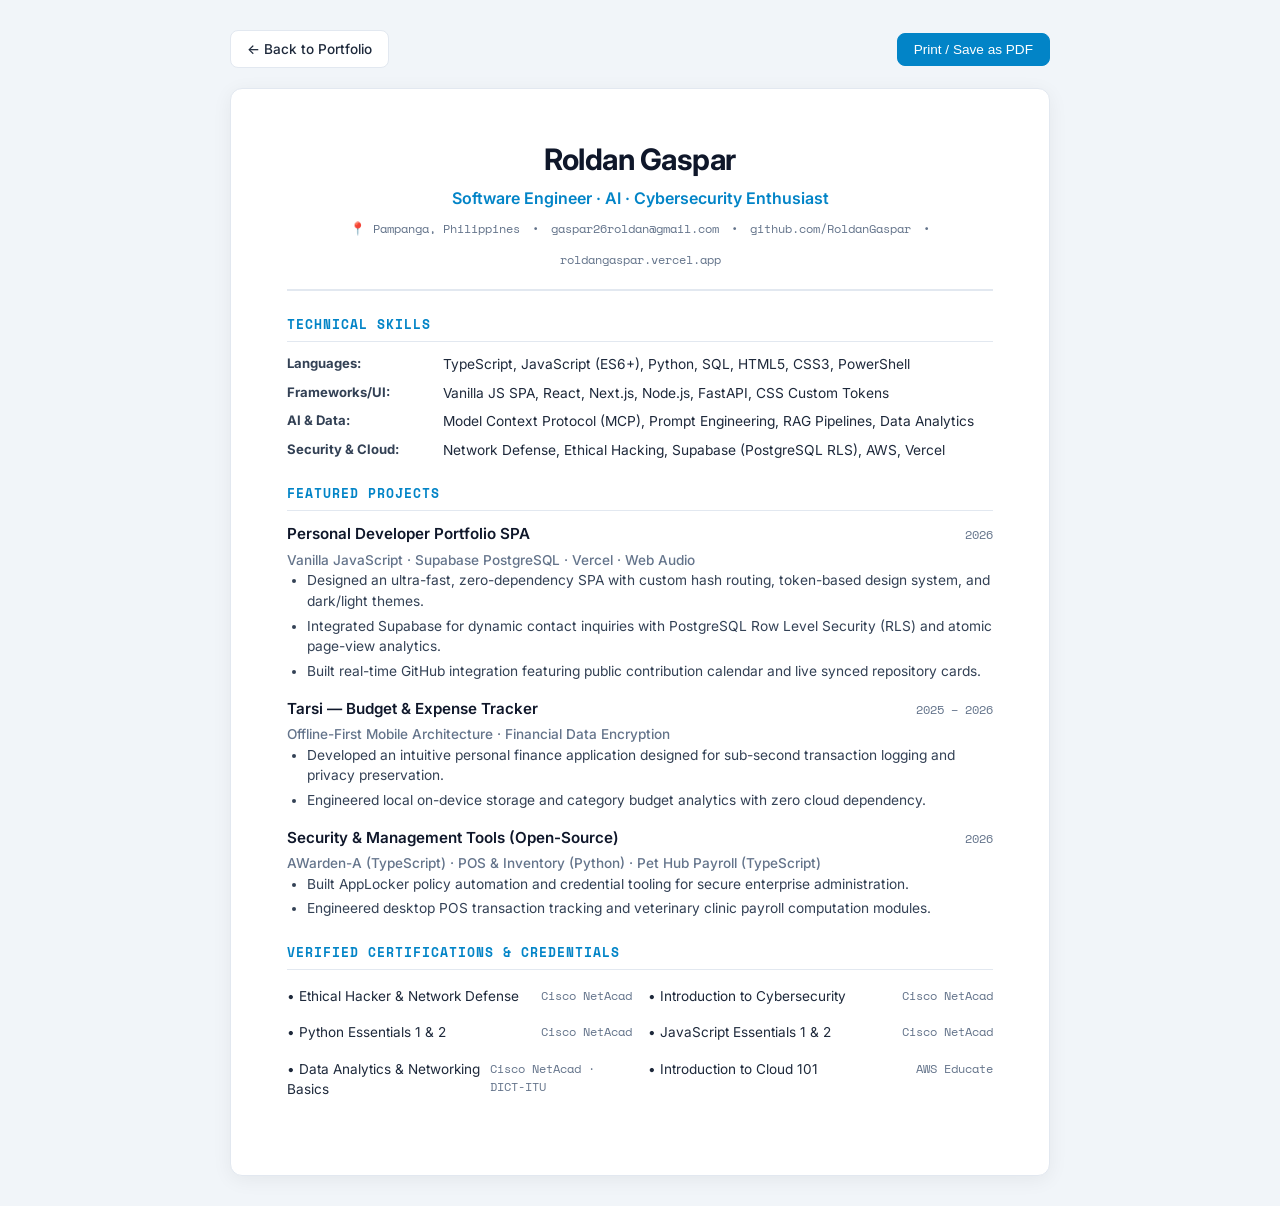
<file: assets/resume/roldan-gaspar-resume.html>
<!DOCTYPE html>
<html lang="en">
<head>
    <meta charset="UTF-8">
    <meta name="viewport" content="width=device-width, initial-scale=1.0">
    <title>Roldan Gaspar — Software Engineer Resume</title>
    <link rel="icon" type="image/png" href="../../favicon-32.png">
    <link rel="preconnect" href="https://fonts.googleapis.com">
    <link rel="preconnect" href="https://fonts.gstatic.com" crossorigin>
    <link href="https://fonts.googleapis.com/css2?family=Inter:wght@400;500;600;700&family=Space+Mono:wght@400;700&display=swap" rel="stylesheet">
    <style>
        :root {
            --bg: #ffffff;
            --text: #1e293b;
            --text-muted: #64748b;
            --border: #e2e8f0;
            --accent: #0284c7;
            --font-main: 'Inter', -apple-system, BlinkMacSystemFont, sans-serif;
            --font-mono: 'Space Mono', monospace;
        }

        * {
            box-sizing: border-box;
            margin: 0;
            padding: 0;
        }

        body {
            background-color: #f1f5f9;
            color: var(--text);
            font-family: var(--font-main);
            line-height: 1.5;
            padding: 30px 16px;
        }

        .resume-toolbar {
            max-width: 820px;
            margin: 0 auto 20px auto;
            display: flex;
            align-items: center;
            justify-content: space-between;
        }

        .toolbar-btn {
            display: inline-flex;
            align-items: center;
            gap: 8px;
            padding: 8px 16px;
            border-radius: 8px;
            font-size: 0.85rem;
            font-weight: 500;
            text-decoration: none;
            cursor: pointer;
            border: 1px solid var(--border);
            background: #ffffff;
            color: var(--text);
            transition: all 0.2s;
        }

        .toolbar-btn.primary {
            background-color: var(--accent);
            color: #ffffff;
            border-color: var(--accent);
        }

        .toolbar-btn:hover {
            opacity: 0.9;
            transform: translateY(-1px);
        }

        .resume-page {
            max-width: 820px;
            margin: 0 auto;
            background: var(--bg);
            padding: 48px 56px;
            border-radius: 12px;
            box-shadow: 0 4px 20px rgba(0, 0, 0, 0.06);
            border: 1px solid var(--border);
        }

        header {
            text-align: center;
            padding-bottom: 20px;
            border-bottom: 2px solid var(--border);
            margin-bottom: 24px;
        }

        h1 {
            font-size: 1.85rem;
            font-weight: 700;
            letter-spacing: -0.5px;
            color: #0f172a;
            margin-bottom: 4px;
        }

        .subtitle {
            font-size: 1rem;
            font-weight: 600;
            color: var(--accent);
            margin-bottom: 10px;
        }

        .contact-info {
            font-family: var(--font-mono);
            font-size: 0.78rem;
            color: var(--text-muted);
            display: flex;
            justify-content: center;
            gap: 12px;
            flex-wrap: wrap;
        }

        .contact-info a {
            color: inherit;
            text-decoration: none;
        }

        .contact-info a:hover {
            color: var(--accent);
            text-decoration: underline;
        }

        section {
            margin-bottom: 24px;
        }

        h2 {
            font-size: 0.82rem;
            font-family: var(--font-mono);
            text-transform: uppercase;
            letter-spacing: 1px;
            color: var(--accent);
            padding-bottom: 6px;
            border-bottom: 1px solid var(--border);
            margin-bottom: 12px;
        }

        .skills-grid {
            display: grid;
            grid-template-columns: 140px 1fr;
            gap: 8px 16px;
            font-size: 0.86rem;
        }

        .skills-grid strong {
            font-size: 0.82rem;
            color: #334155;
        }

        .item {
            margin-bottom: 16px;
        }

        .item-header {
            display: flex;
            justify-content: space-between;
            align-items: baseline;
            margin-bottom: 4px;
        }

        .item-title {
            font-size: 0.95rem;
            font-weight: 600;
            color: #0f172a;
        }

        .item-sub {
            font-size: 0.85rem;
            color: var(--text-muted);
            font-weight: 500;
        }

        .item-date {
            font-family: var(--font-mono);
            font-size: 0.76rem;
            color: var(--text-muted);
        }

        ul {
            list-style: disc;
            margin-left: 20px;
            font-size: 0.86rem;
            color: #334155;
        }

        li {
            margin-bottom: 4px;
        }

        .cert-list {
            display: grid;
            grid-template-columns: 1fr 1fr;
            gap: 8px 16px;
            font-size: 0.85rem;
        }

        .cert-entry {
            display: flex;
            justify-content: space-between;
            padding: 4px 0;
        }

        @media print {
            body {
                background: #ffffff;
                padding: 0;
            }
            .resume-toolbar {
                display: none;
            }
            .resume-page {
                box-shadow: none;
                border: none;
                padding: 0;
                max-width: 100%;
            }
        }
    </style>
</head>
<body>
    <div class="resume-toolbar">
        <a href="../../" class="toolbar-btn">&larr; Back to Portfolio</a>
        <button onclick="window.print()" class="toolbar-btn primary">Print / Save as PDF</button>
    </div>

    <div class="resume-page">
        <header>
            <h1>Roldan Gaspar</h1>
            <p class="subtitle">Software Engineer · AI · Cybersecurity Enthusiast</p>
            <div class="contact-info">
                <span>📍 Pampanga, Philippines</span>
                <span>•</span>
                <a href="mailto:gaspar26roldan@gmail.com">gaspar26roldan@gmail.com</a>
                <span>•</span>
                <a href="https://github.com/RoldanGaspar" target="_blank" rel="noopener noreferrer">github.com/RoldanGaspar</a>
                <span>•</span>
                <a href="https://roldangaspar.vercel.app" target="_blank" rel="noopener noreferrer">roldangaspar.vercel.app</a>
            </div>
        </header>

        <section>
            <h2>Technical Skills</h2>
            <div class="skills-grid">
                <strong>Languages:</strong>
                <span>TypeScript, JavaScript (ES6+), Python, SQL, HTML5, CSS3, PowerShell</span>
                <strong>Frameworks/UI:</strong>
                <span>Vanilla JS SPA, React, Next.js, Node.js, FastAPI, CSS Custom Tokens</span>
                <strong>AI &amp; Data:</strong>
                <span>Model Context Protocol (MCP), Prompt Engineering, RAG Pipelines, Data Analytics</span>
                <strong>Security &amp; Cloud:</strong>
                <span>Network Defense, Ethical Hacking, Supabase (PostgreSQL RLS), AWS, Vercel</span>
            </div>
        </section>

        <section>
            <h2>Featured Projects</h2>
            <div class="item">
                <div class="item-header">
                    <span class="item-title">Personal Developer Portfolio SPA</span>
                    <span class="item-date">2026</span>
                </div>
                <div class="item-sub">Vanilla JavaScript · Supabase PostgreSQL · Vercel · Web Audio</div>
                <ul>
                    <li>Designed an ultra-fast, zero-dependency SPA with custom hash routing, token-based design system, and dark/light themes.</li>
                    <li>Integrated Supabase for dynamic contact inquiries with PostgreSQL Row Level Security (RLS) and atomic page-view analytics.</li>
                    <li>Built real-time GitHub integration featuring public contribution calendar and live synced repository cards.</li>
                </ul>
            </div>

            <div class="item">
                <div class="item-header">
                    <span class="item-title">Tarsi — Budget &amp; Expense Tracker</span>
                    <span class="item-date">2025 – 2026</span>
                </div>
                <div class="item-sub">Offline-First Mobile Architecture · Financial Data Encryption</div>
                <ul>
                    <li>Developed an intuitive personal finance application designed for sub-second transaction logging and privacy preservation.</li>
                    <li>Engineered local on-device storage and category budget analytics with zero cloud dependency.</li>
                </ul>
            </div>

            <div class="item">
                <div class="item-header">
                    <span class="item-title">Security &amp; Management Tools (Open-Source)</span>
                    <span class="item-date">2026</span>
                </div>
                <div class="item-sub">AWarden-A (TypeScript) · POS &amp; Inventory (Python) · Pet Hub Payroll (TypeScript)</div>
                <ul>
                    <li>Built AppLocker policy automation and credential tooling for secure enterprise administration.</li>
                    <li>Engineered desktop POS transaction tracking and veterinary clinic payroll computation modules.</li>
                </ul>
            </div>
        </section>

        <section>
            <h2>Verified Certifications &amp; Credentials</h2>
            <div class="cert-list">
                <div class="cert-entry">
                    <span>• Ethical Hacker &amp; Network Defense</span>
                    <span class="item-date">Cisco NetAcad</span>
                </div>
                <div class="cert-entry">
                    <span>• Introduction to Cybersecurity</span>
                    <span class="item-date">Cisco NetAcad</span>
                </div>
                <div class="cert-entry">
                    <span>• Python Essentials 1 &amp; 2</span>
                    <span class="item-date">Cisco NetAcad</span>
                </div>
                <div class="cert-entry">
                    <span>• JavaScript Essentials 1 &amp; 2</span>
                    <span class="item-date">Cisco NetAcad</span>
                </div>
                <div class="cert-entry">
                    <span>• Data Analytics &amp; Networking Basics</span>
                    <span class="item-date">Cisco NetAcad · DICT-ITU</span>
                </div>
                <div class="cert-entry">
                    <span>• Introduction to Cloud 101</span>
                    <span class="item-date">AWS Educate</span>
                </div>
            </div>
        </section>
    </div>
</body>
</html>
</file>
